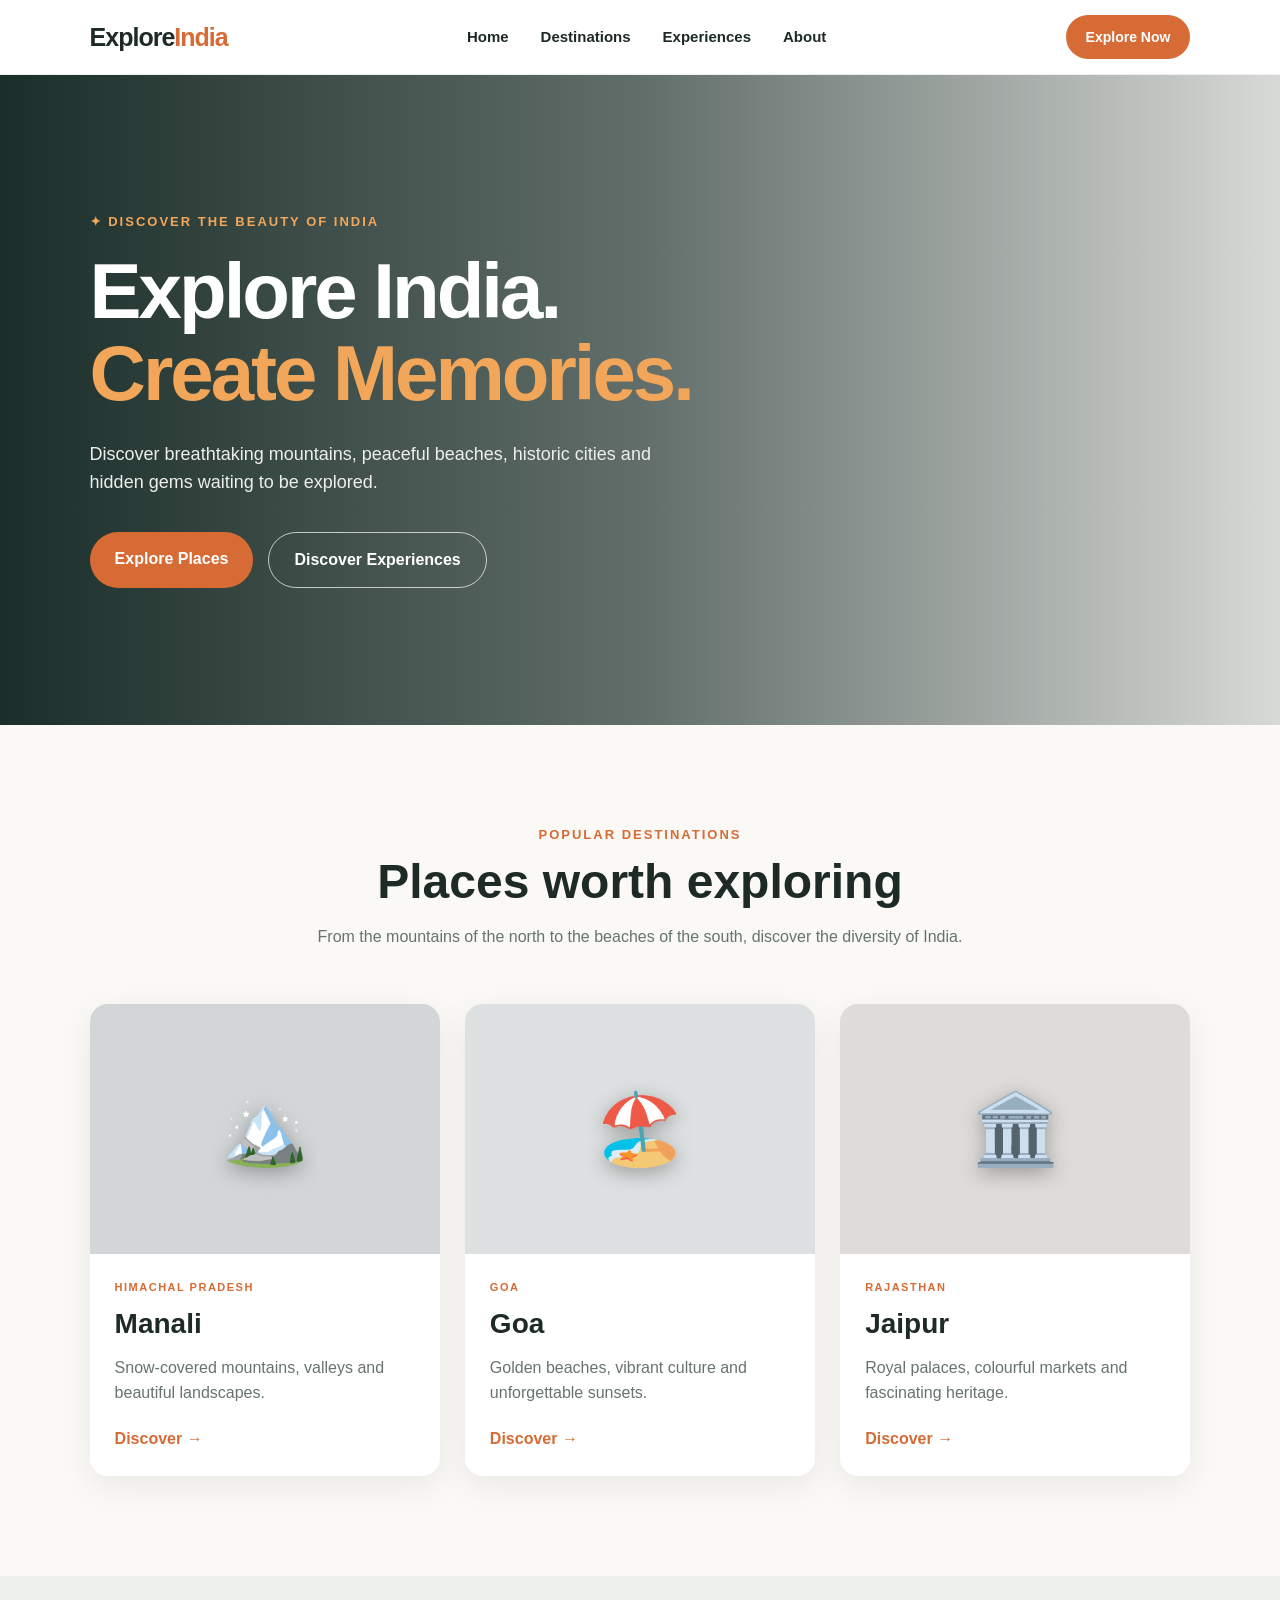
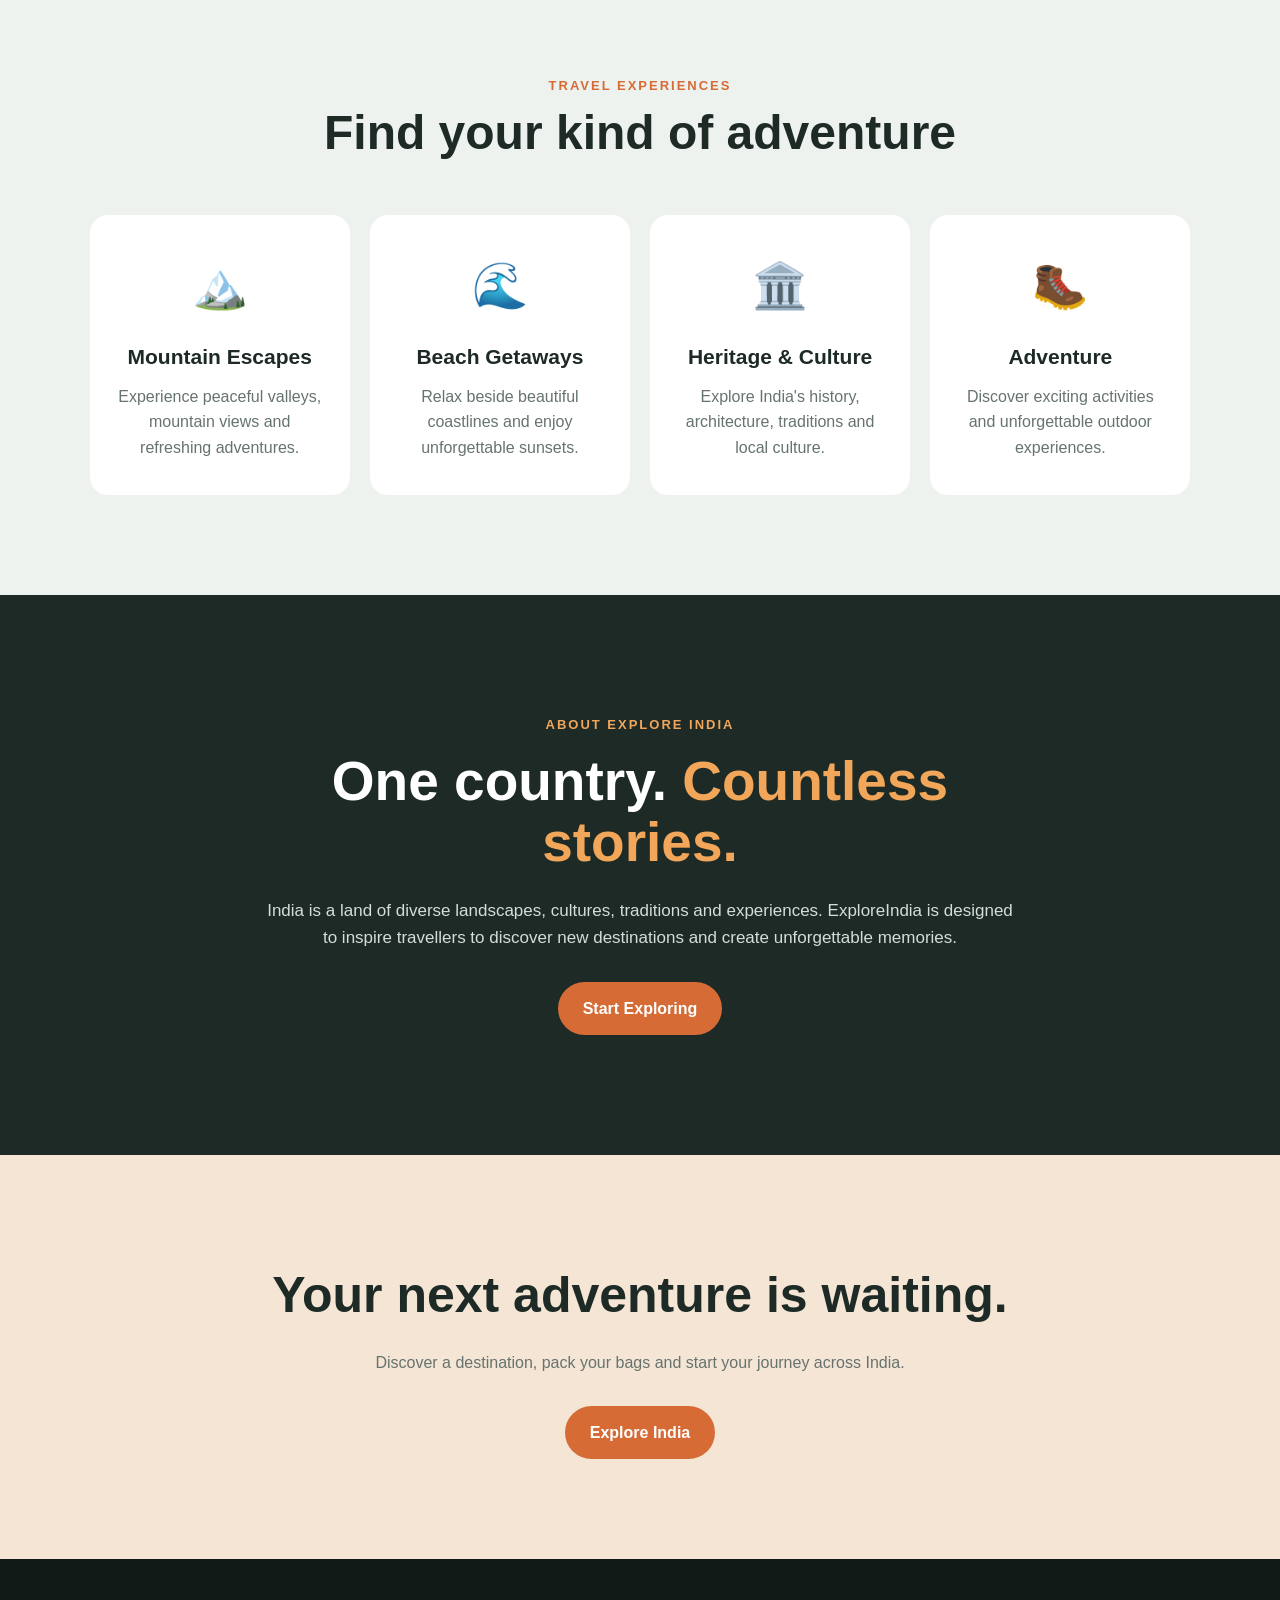
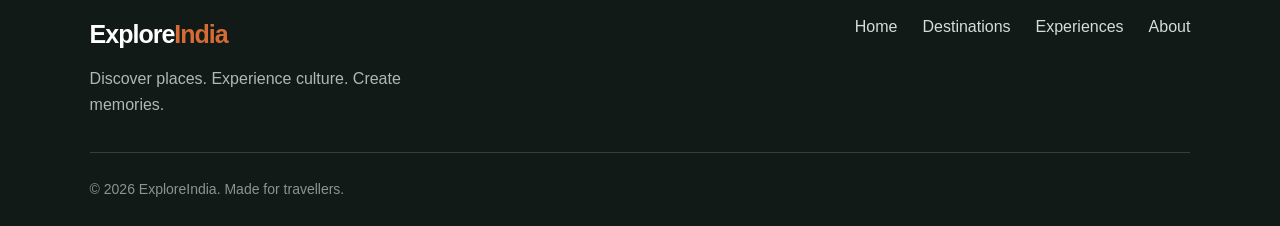
<file: WebDev-L1-LandingPage/index.html>
<!DOCTYPE html>
<html lang="en">
<head>
    <meta charset="UTF-8">
    <meta name="viewport" content="width=device-width, initial-scale=1.0">

    <title>Explore India | Discover Incredible Places</title>

    <link rel="stylesheet" href="style.css">
</head>

<body>

    
    <header>
        <nav class="navbar">

            <a href="#home" class="logo">
                Explore<span>India</span>
            </a>

            <ul class="nav-links">
                <li><a href="#home">Home</a></li>
                <li><a href="#destinations">Destinations</a></li>
                <li><a href="#experiences">Experiences</a></li>
                <li><a href="#about">About</a></li>
            </ul>

            <a href="#destinations" class="nav-button">
                Explore Now
            </a>

        </nav>
    </header>


    <!-- Hero Section -->
    <main>

        <section id="home" class="hero">

            <div class="hero-content">

                <p class="hero-label">
                    ✦ DISCOVER THE BEAUTY OF INDIA
                </p>

                <h1>
                    Explore India.
                    <span>Create Memories.</span>
                </h1>

                <p class="hero-description">
                    Discover breathtaking mountains, peaceful beaches,
                    historic cities and hidden gems waiting to be explored.
                </p>

                <div class="hero-buttons">
                    <a href="#destinations" class="primary-button">
                        Explore Places
                    </a>

                    <a href="#experiences" class="secondary-button">
                        Discover Experiences
                    </a>
                </div>

            </div>

        </section>


        <!-- Destinations Section -->
        <section id="destinations" class="destinations">

            <div class="section-heading">

                <p>POPULAR DESTINATIONS</p>

                <h2>
                    Places worth exploring
                </h2>

                <span>
                    From the mountains of the north to the beaches of the south,
                    discover the diversity of India.
                </span>

            </div>


            <div class="destination-container">

                <!-- Destination 1 -->
                <article class="destination-card">

                    <div class="destination-image himalayas">
                        <span>🏔️</span>
                    </div>

                    <div class="destination-content">

                        <p>HIMACHAL PRADESH</p>

                        <h3>Manali</h3>

                        <span>
                            Snow-covered mountains, valleys and
                            beautiful landscapes.
                        </span>

                        <a href="#">
                            Discover →
                        </a>

                    </div>

                </article>


                <!-- Destination 2 -->
                <article class="destination-card">

                    <div class="destination-image beach">
                        <span>🏖️</span>
                    </div>

                    <div class="destination-content">

                        <p>GOA</p>

                        <h3>Goa</h3>

                        <span>
                            Golden beaches, vibrant culture and
                            unforgettable sunsets.
                        </span>

                        <a href="#">
                            Discover →
                        </a>

                    </div>

                </article>


                <!-- Destination 3 -->
                <article class="destination-card">

                    <div class="destination-image heritage">
                        <span>🏛️</span>
                    </div>

                    <div class="destination-content">

                        <p>RAJASTHAN</p>

                        <h3>Jaipur</h3>

                        <span>
                            Royal palaces, colourful markets and
                            fascinating heritage.
                        </span>

                        <a href="#">
                            Discover →
                        </a>

                    </div>

                </article>

            </div>

        </section>


        <!-- Experiences Section -->
        <section id="experiences" class="experiences">

            <div class="section-heading">

                <p>TRAVEL EXPERIENCES</p>

                <h2>
                    Find your kind of adventure
                </h2>

            </div>


            <div class="experience-container">

                <div class="experience-card">
                    <div class="experience-icon">🏔️</div>
                    <h3>Mountain Escapes</h3>
                    <p>
                        Experience peaceful valleys, mountain
                        views and refreshing adventures.
                    </p>
                </div>


                <div class="experience-card">
                    <div class="experience-icon">🌊</div>
                    <h3>Beach Getaways</h3>
                    <p>
                        Relax beside beautiful coastlines and
                        enjoy unforgettable sunsets.
                    </p>
                </div>


                <div class="experience-card">
                    <div class="experience-icon">🏛️</div>
                    <h3>Heritage & Culture</h3>
                    <p>
                        Explore India's history, architecture,
                        traditions and local culture.
                    </p>
                </div>


                <div class="experience-card">
                    <div class="experience-icon">🥾</div>
                    <h3>Adventure</h3>
                    <p>
                        Discover exciting activities and
                        unforgettable outdoor experiences.
                    </p>
                </div>

            </div>

        </section>


        <!-- About Section -->
        <section id="about" class="about">

            <div class="about-content">

                <p class="section-label">
                    ABOUT EXPLORE INDIA
                </p>

                <h2>
                    One country.
                    <span>Countless stories.</span>
                </h2>

                <p>
                    India is a land of diverse landscapes, cultures,
                    traditions and experiences. ExploreIndia is designed
                    to inspire travellers to discover new destinations
                    and create unforgettable memories.
                </p>

                <a href="#destinations" class="primary-button">
                    Start Exploring
                </a>

            </div>

        </section>


        <!-- Call To Action -->
        <section class="cta">

            <h2>
                Your next adventure is waiting.
            </h2>

            <p>
                Discover a destination, pack your bags and
                start your journey across India.
            </p>

            <a href="#destinations" class="primary-button">
                Explore India
            </a>

        </section>

    </main>


    <!-- Footer -->
    <footer>

        <div class="footer-content">

            <div class="footer-brand">

                <a href="#home" class="logo">
                    Explore<span>India</span>
                </a>

                <p>
                    Discover places. Experience culture.
                    Create memories.
                </p>

            </div>


            <div class="footer-links">

                <a href="#home">Home</a>

                <a href="#destinations">
                    Destinations
                </a>

                <a href="#experiences">
                    Experiences
                </a>

                <a href="#about">
                    About
                </a>

            </div>

        </div>


        <div class="copyright">

            <p>
                © 2026 ExploreIndia. Made for travellers.
            </p>

        </div>

    </footer>

</body>
</html>
</file>
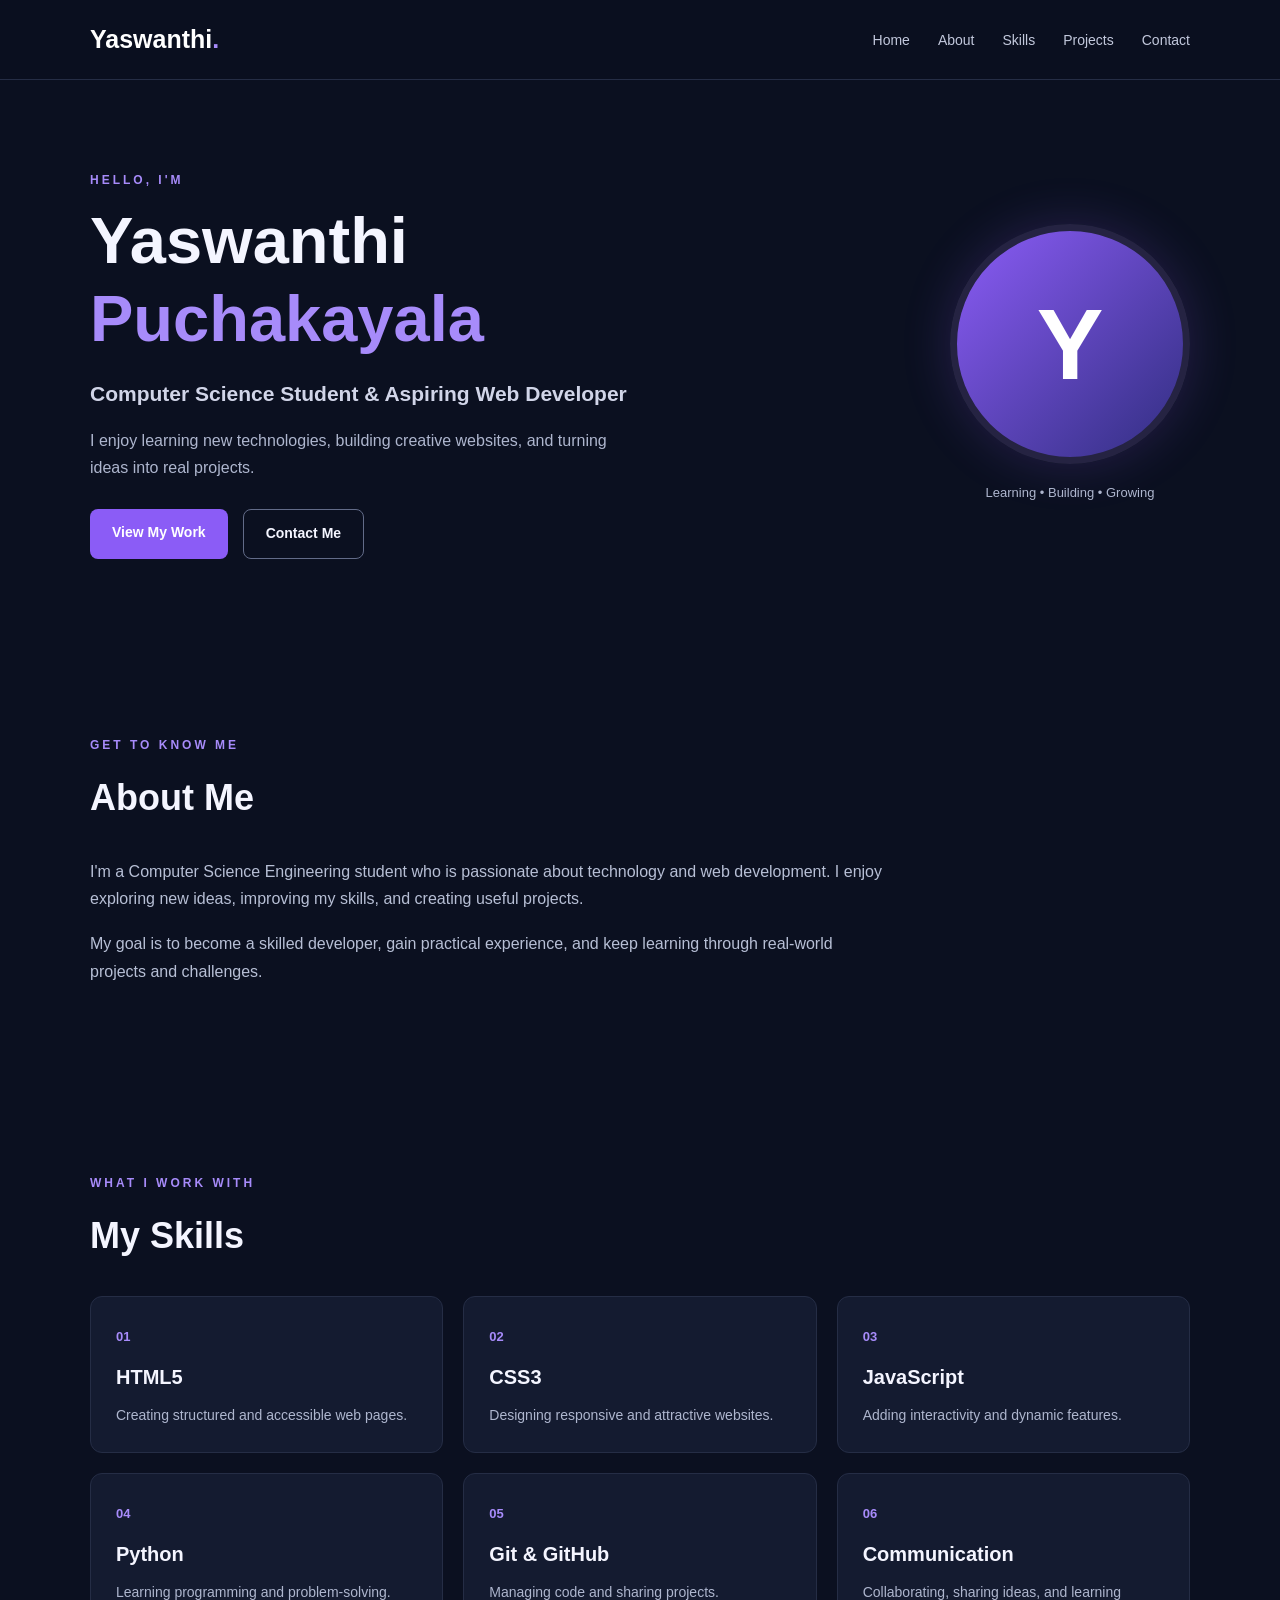
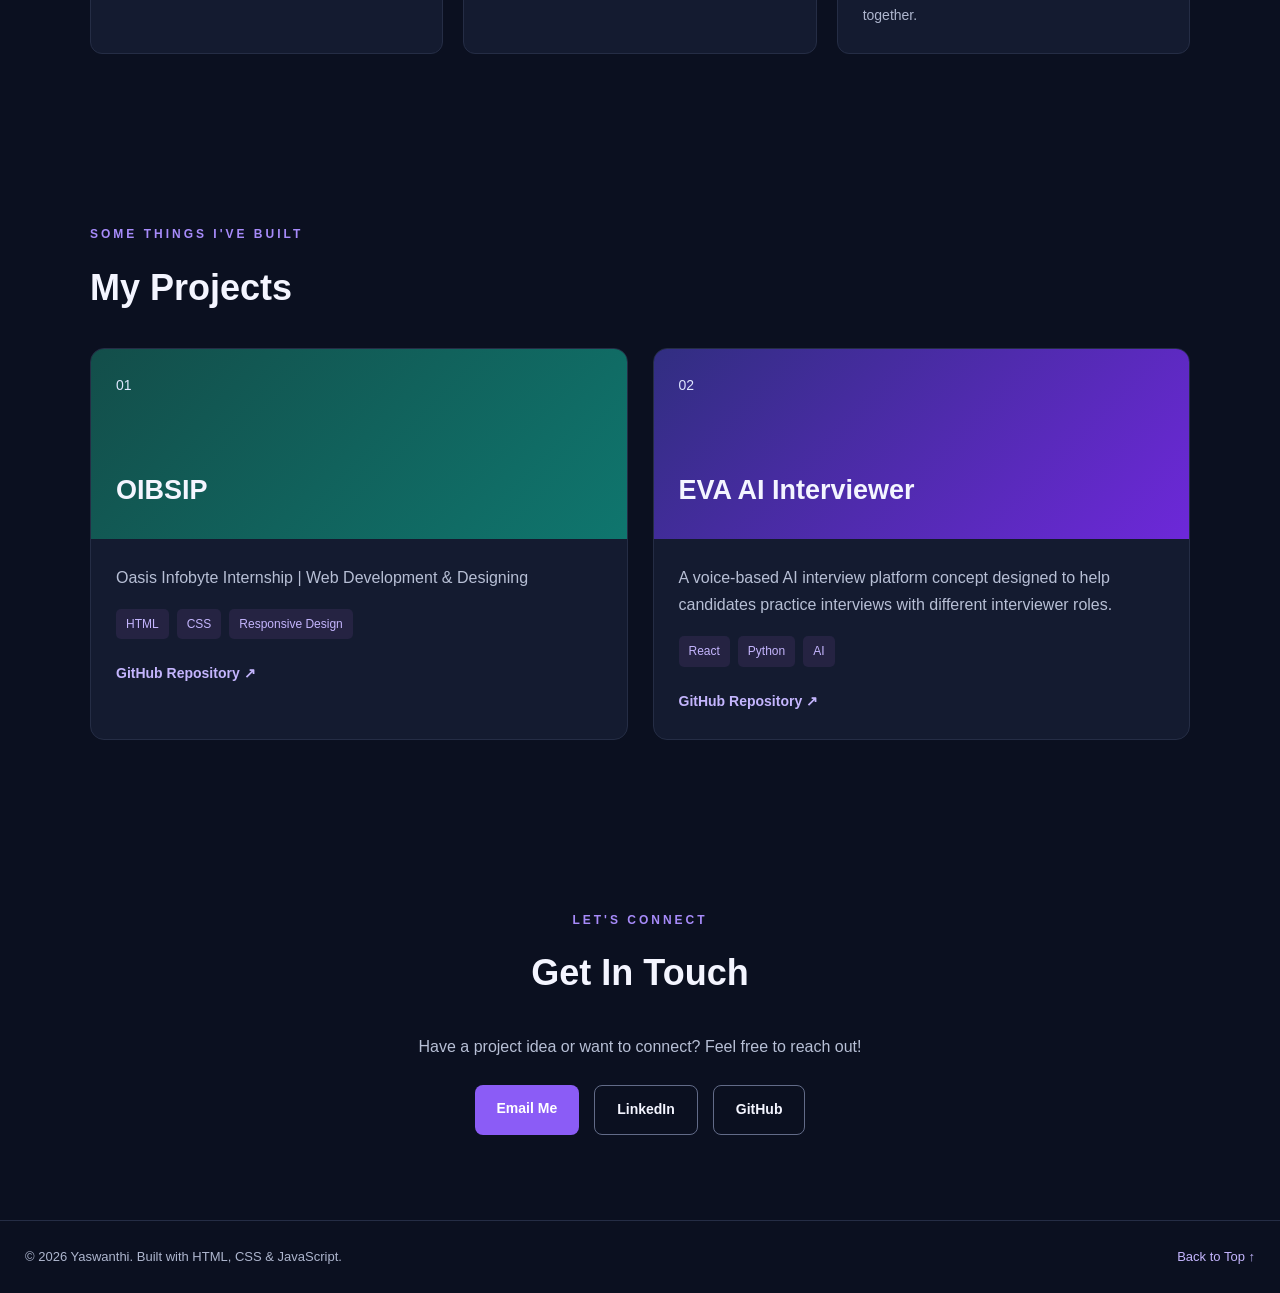
<file: WebDev-L1-Portfolio/index.html>
<!DOCTYPE html>
<html lang="en">
<head>
    <meta charset="UTF-8">
    <meta name="viewport" content="width=device-width, initial-scale=1.0">
    <meta name="description" content="Personal portfolio of Yaswanthi, a computer science student and aspiring web developer.">
    <title>Yaswanthi | Personal Portfolio</title>
    <link rel="stylesheet" href="style.css">
</head>
<body>

    <!-- Navigation -->
    <header>
        <nav class="navbar">
            <a href="#home" class="logo">Yaswanthi<span>.</span></a>

            <button class="menu-toggle" id="menu-toggle" aria-label="Open navigation menu">
                ☰
            </button>

            <ul class="nav-links" id="nav-links">
                <li><a href="#home">Home</a></li>
                <li><a href="#about">About</a></li>
                <li><a href="#skills">Skills</a></li>
                <li><a href="#projects">Projects</a></li>
                <li><a href="#contact">Contact</a></li>
            </ul>
        </nav>
    </header>

    <main>
        <!-- Hero Section -->
        <section class="hero" id="home">
            <div class="hero-content">
                <p class="intro">HELLO, I'M</p>
                <h1>Yaswanthi <span>Puchakayala</span></h1>
                <h2>Computer Science Student & Aspiring Web Developer</h2>

                <p class="hero-text">
                    I enjoy learning new technologies, building creative
                    websites, and turning ideas into real projects.
                </p>

                <div class="hero-buttons">
                    <a href="#projects" class="btn primary-btn">View My Work</a>
                    <a href="#contact" class="btn secondary-btn">Contact Me</a>
                </div>
            </div>

            <div class="profile-container">
                <div class="profile-avatar">Y</div>
                <p>Learning • Building • Growing</p>
            </div>
        </section>

        <!-- About Section -->
        <section class="section about" id="about">
            <p class="section-label">GET TO KNOW ME</p>
            <h2 class="section-title">About Me</h2>

            <div class="about-content">
                <p>
                    I'm a Computer Science Engineering student who is
                    passionate about technology and web development.
                    I enjoy exploring new ideas, improving my skills,
                    and creating useful projects.
                </p>

                <p>
                    My goal is to become a skilled developer, gain
                    practical experience, and keep learning through
                    real-world projects and challenges.
                </p>
            </div>
        </section>

        <!-- Skills Section -->
        <section class="section skills" id="skills">
            <p class="section-label">WHAT I WORK WITH</p>
            <h2 class="section-title">My Skills</h2>

            <div class="skills-grid">
                <div class="skill-card">
                    <span class="skill-number">01</span>
                    <h3>HTML5</h3>
                    <p>Creating structured and accessible web pages.</p>
                </div>

                <div class="skill-card">
                    <span class="skill-number">02</span>
                    <h3>CSS3</h3>
                    <p>Designing responsive and attractive websites.</p>
                </div>

                <div class="skill-card">
                    <span class="skill-number">03</span>
                    <h3>JavaScript</h3>
                    <p>Adding interactivity and dynamic features.</p>
                </div>

                <div class="skill-card">
                    <span class="skill-number">04</span>
                    <h3>Python</h3>
                    <p>Learning programming and problem-solving.</p>
                </div>

                <div class="skill-card">
                    <span class="skill-number">05</span>
                    <h3>Git & GitHub</h3>
                    <p>Managing code and sharing projects.</p>
                </div>

                <div class="skill-card">
                    <span class="skill-number">06</span>
                    <h3>Communication</h3>
                    <p>Collaborating, sharing ideas, and learning together.</p>
                </div>
            </div>
        </section>

        <!-- Projects Section -->
        <section class="section projects" id="projects">
            <p class="section-label">SOME THINGS I'VE BUILT</p>
            <h2 class="section-title">My Projects</h2>

            <div class="projects-grid">
                <article class="project-card">
                    <div class="project-top project-one">
                        <span>01</span>
                        <h3>OIBSIP</h3>
                    </div>

                    <div class="project-info">
                        <p>
                            Oasis Infobyte Internship | Web Development & Designing
                        </p>

                        <div class="tags">
                            <span>HTML</span>
                            <span>CSS</span>
                            <span>Responsive Design</span>
                        </div>

                        <a href="https://github.com/yaswanthipy/OIBSIP" class="project-link">GitHub Repository ↗</a>
                    </div>
                </article>

                <article class="project-card">
                    <div class="project-top project-two">
                        <span>02</span>
                        <h3>EVA AI Interviewer</h3>
                    </div>

                    <div class="project-info">
                        <p>
                            A voice-based AI interview platform concept
                            designed to help candidates practice
                            interviews with different interviewer roles.
                        </p>

                        <div class="tags">
                            <span>React</span>
                            <span>Python</span>
                            <span>AI</span>
                        </div>

                        <a href="https://github.com/yaswanthipy/EVA_AI" class="project-link">GitHub Repository ↗</a>
                    </div>
                </article>
            </div>
        </section>

        <!-- Contact Section -->
        <section class="section contact" id="contact">
            <p class="section-label">LET'S CONNECT</p>
            <h2 class="section-title">Get In Touch</h2>

            <p class="contact-text">
                Have a project idea or want to connect? Feel free to reach out!
            </p>

            <div class="contact-links">
                <a href="mailto:yourname@example.com" class="btn primary-btn">
                    Email Me
                </a>

                <a href="https://www.linkedin.com/" target="_blank"
                rel="noopener noreferrer" class="btn secondary-btn">
                    LinkedIn
                </a>

                <a href="https://github.com/" target="_blank"
                rel="noopener noreferrer" class="btn secondary-btn">
                    GitHub
                </a>
            </div>
        </section>
    </main>

    <!-- Footer -->
    <footer>
        <p>© 2026 Yaswanthi. Built with HTML, CSS & JavaScript.</p>
        <a href="#home">Back to Top ↑</a>
    </footer>

    <script src="script.js"></script>
</body>
</html>
</file>
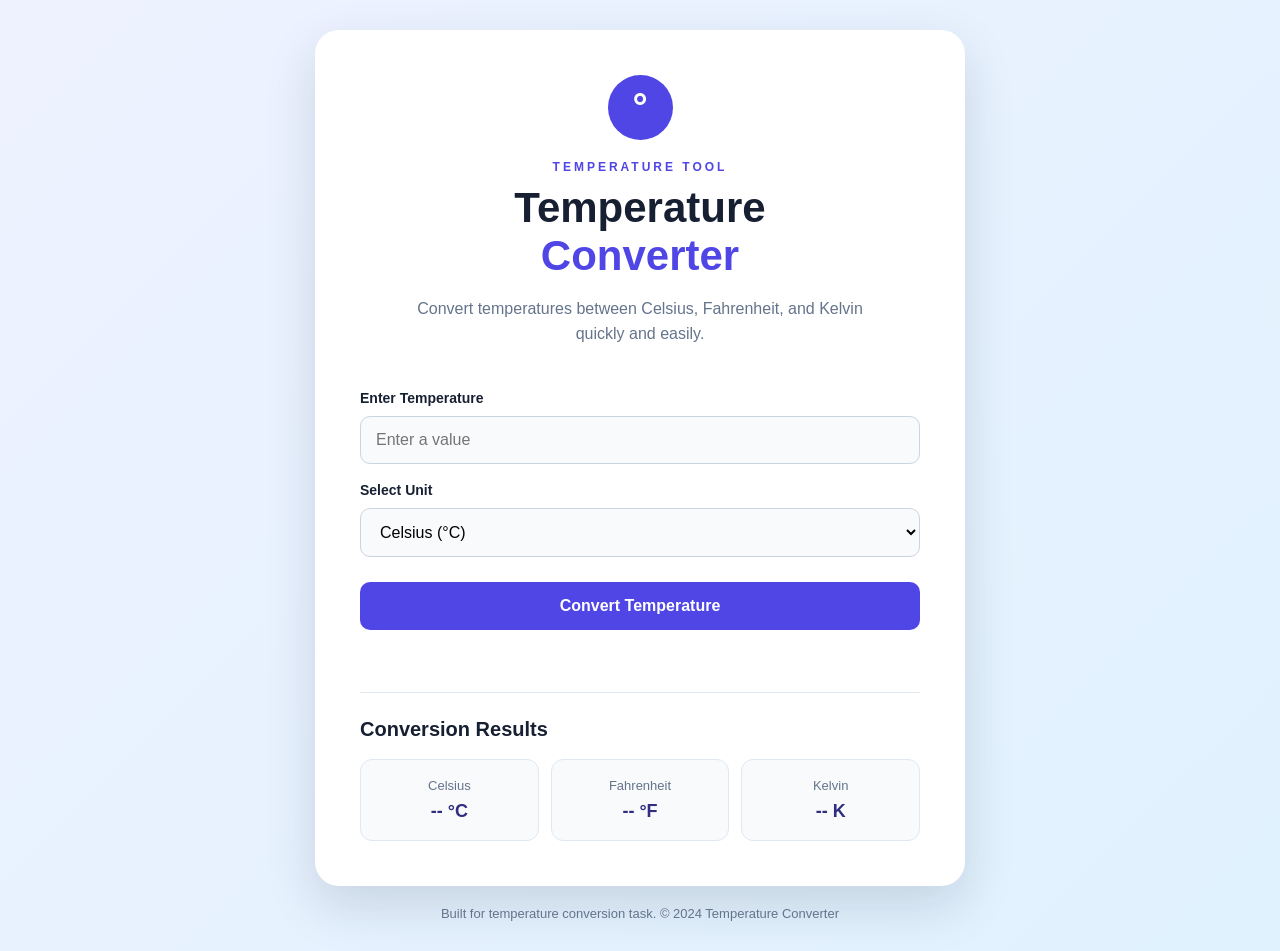
<file: WebDev-L1-TemperatureConverter/index.html>
<!DOCTYPE html>
<html lang="en">
<head>
    <meta charset="UTF-8">
    <meta name="viewport" content="width=device-width, initial-scale=1.0">

    <meta name="description"
          content="A responsive temperature converter built using HTML, CSS and JavaScript.">

    <title>Temperature Converter</title>

    <link rel="stylesheet" href="style.css">
</head>

<body>

    <main class="converter-container">

        <section class="converter-card">

            <div class="header">
                <div class="temperature-icon">°</div>

                <p class="label">TEMPERATURE TOOL</p>

                <h1>Temperature<br><span>Converter</span></h1>

                <p class="description">
                    Convert temperatures between Celsius, Fahrenheit,
                    and Kelvin quickly and easily.
                </p>
            </div>

            <div class="converter-form">

                <label for="temperature">Enter Temperature</label>

                <input
                    type="number"
                    id="temperature"
                    placeholder="Enter a value"
                    step="any"
                >

                <label for="unit">Select Unit</label>

                <select id="unit">
                    <option value="celsius">Celsius (°C)</option>
                    <option value="fahrenheit">Fahrenheit (°F)</option>
                    <option value="kelvin">Kelvin (K)</option>
                </select>

                <button id="convert-btn">Convert Temperature</button>

                <p id="error-message" class="error-message"></p>

            </div>

            <div class="results">

                <h2>Conversion Results</h2>

                <div class="result-grid">

                    <div class="result-box">
                        <span>Celsius</span>
                        <strong id="celsius-result">-- °C</strong>
                    </div>

                    <div class="result-box">
                        <span>Fahrenheit</span>
                        <strong id="fahrenheit-result">-- °F</strong>
                    </div>

                    <div class="result-box">
                        <span>Kelvin</span>
                        <strong id="kelvin-result">-- K</strong>
                    </div>

                </div>

            </div>

        </section>

        <p class="footer-text">
            Built for temperature conversion task. &copy; 2024 Temperature Converter
        </p>

    </main>

    <script src="script.js"></script>

</body>
</html>
</file>
<file: WebDev-L1-LandingPage/style.css>
* {
    margin: 0;
    padding: 0;
    box-sizing: border-box;
}

html {
    scroll-behavior: smooth;
}

body {
    font-family: Arial, sans-serif;
    background: #faf9f6;
    color: #1d2a26;
    line-height: 1.6;
}

a {
    text-decoration: none;
    color: inherit;
}


/* ================================
NAVIGATION BAR
================================ */

header {
    position: sticky;
    top: 0;
    z-index: 1000;
}

.navbar {
    width: 100%;
    min-height: 75px;

    display: flex;
    align-items: center;
    justify-content: space-between;

    padding: 0 7%;

    background: rgba(255, 255, 255, 0.95);
    border-bottom: 1px solid #eeeeee;
}

.logo {
    font-size: 25px;
    font-weight: 800;
    letter-spacing: -1px;
}

.logo span {
    color: #d66b35;
}

.nav-links {
    display: flex;
    gap: 32px;
    list-style: none;
}

.nav-links a {
    font-size: 15px;
    font-weight: 600;
    transition: 0.3s;
}

.nav-links a:hover {
    color: #d66b35;
}

.nav-button {
    padding: 11px 20px;
    border-radius: 25px;

    background: #d66b35;
    color: white;

    font-size: 14px;
    font-weight: 700;

    transition: 0.3s;
}

.nav-button:hover {
    transform: translateY(-2px);
}




.hero {
    min-height: 650px;

    display: flex;
    align-items: center;

    padding: 100px 7%;

    background:
        linear-gradient(
            90deg,
            rgba(15, 35, 30, 0.95),
            rgba(15, 35, 30, 0.65),
            rgba(15, 35, 30, 0.15)
        ),
        url("https://images.unsplash.com/photo-1524492412937-b28074a5d7da?auto=format&fit=crop&w=1800&q=80");

    background-size: cover;
    background-position: center;
}

.hero-content {
    max-width: 650px;
    color: white;
}

.hero-label {
    margin-bottom: 18px;

    font-size: 13px;
    font-weight: 700;
    letter-spacing: 2px;

    color: #f2a65a;
}

.hero h1 {
    margin-bottom: 25px;

    font-size: clamp(45px, 7vw, 78px);
    line-height: 1.05;
    letter-spacing: -3px;
}

.hero h1 span {
    display: block;
    color: #f2a65a;
}

.hero-description {
    max-width: 570px;
    margin-bottom: 35px;

    font-size: 18px;
    color: #eeeeee;
}

.hero-buttons {
    display: flex;
    gap: 15px;
    flex-wrap: wrap;
}

.primary-button,
.secondary-button {
    display: inline-block;

    padding: 14px 25px;

    border-radius: 30px;

    font-weight: 700;

    transition: 0.3s;
}

.primary-button {
    background: #d66b35;
    color: white;
}

.primary-button:hover {
    transform: translateY(-3px);
}

.secondary-button {
    border: 1px solid rgba(255, 255, 255, 0.7);
    color: white;
}

.secondary-button:hover {
    background: white;
    color: #1d2a26;
}


/* ================================
SECTION HEADING
================================ */

.section-heading {
    max-width: 700px;
    margin: 0 auto 55px;

    text-align: center;
}

.section-heading p {
    margin-bottom: 10px;

    color: #d66b35;

    font-size: 13px;
    font-weight: 800;
    letter-spacing: 2px;
}

.section-heading h2 {
    margin-bottom: 15px;

    font-size: clamp(32px, 5vw, 48px);
    line-height: 1.1;
}

.section-heading span {
    color: #66736e;
}


/* ================================
DESTINATIONS
================================ */

.destinations {
    padding: 100px 7%;
}

.destination-container {
    display: grid;

    grid-template-columns: repeat(3, 1fr);

    gap: 25px;
}

.destination-card {
    overflow: hidden;

    background: white;

    border-radius: 18px;

    box-shadow: 0 10px 35px rgba(0, 0, 0, 0.07);

    transition: 0.3s;
}

.destination-card:hover {
    transform: translateY(-8px);
}

.destination-image {
    height: 250px;

    display: flex;
    align-items: center;
    justify-content: center;

    background-size: cover;
    background-position: center;
}

.destination-image span {
    font-size: 70px;

    filter: drop-shadow(
        0 5px 10px rgba(0, 0, 0, 0.3)
    );
}

.himalayas {
    background:
        linear-gradient(
            rgba(30, 50, 50, 0.2),
            rgba(30, 50, 50, 0.2)
        ),
        url("https://images.unsplash.com/photo-1544735716-392fe2489ffa?auto=format&fit=crop&w=900&q=80");

    background-size: cover;
    background-position: center;
}

.beach {
    background:
        linear-gradient(
            rgba(30, 50, 50, 0.15),
            rgba(30, 50, 50, 0.15)
        ),
        url("https://images.unsplash.com/photo-1512343879784-a960bf40e7f2?auto=format&fit=crop&w=900&q=80");

    background-size: cover;
    background-position: center;
}

.heritage {
    background:
        linear-gradient(
            rgba(30, 20, 10, 0.15),
            rgba(30, 20, 10, 0.15)
        ),
        url("https://images.unsplash.com/photo-1477587458883-47145ed94245?auto=format&fit=crop&w=900&q=80");

    background-size: cover;
    background-position: center;
}

.destination-content {
    padding: 25px;
}

.destination-content p {
    margin-bottom: 5px;

    color: #d66b35;

    font-size: 11px;
    font-weight: 800;
    letter-spacing: 1.5px;
}

.destination-content h3 {
    margin-bottom: 8px;

    font-size: 28px;
}

.destination-content span {
    display: block;

    margin-bottom: 20px;

    color: #66736e;
}

.destination-content a {
    color: #d66b35;
    font-weight: 700;
}


/* ================================
EXPERIENCES
================================ */

.experiences {
    padding: 100px 7%;

    background: #edf2ee;
}

.experience-container {
    display: grid;

    grid-template-columns: repeat(4, 1fr);

    gap: 20px;
}

.experience-card {
    padding: 35px 25px;

    background: white;

    border-radius: 18px;

    text-align: center;

    transition: 0.3s;
}

.experience-card:hover {
    transform: translateY(-6px);
}

.experience-icon {
    margin-bottom: 18px;

    font-size: 45px;
}

.experience-card h3 {
    margin-bottom: 10px;

    font-size: 21px;
}

.experience-card p {
    color: #66736e;
}


/* ================================
ABOUT SECTION
================================ */

.about {
    padding: 120px 7%;

    background: #1d2a26;

    color: white;
}

.about-content {
    max-width: 750px;
    margin: auto;

    text-align: center;
}

.section-label {
    margin-bottom: 15px;

    color: #f2a65a;

    font-size: 13px;
    font-weight: 800;
    letter-spacing: 2px;
}

.about h2 {
    margin-bottom: 25px;

    font-size: clamp(35px, 5vw, 55px);
    line-height: 1.1;
}

.about h2 span {
    color: #f2a65a;
}

.about-content > p:not(.section-label) {
    margin-bottom: 30px;

    color: #d4ddd8;
    font-size: 17px;
}


/* ================================
CALL TO ACTION
================================ */

.cta {
    padding: 100px 7%;

    text-align: center;

    background: #f4e5d5;
}

.cta h2 {
    margin-bottom: 15px;

    font-size: clamp(32px, 5vw, 50px);
}

.cta p {
    margin-bottom: 30px;

    color: #66736e;
}


/* ================================
FOOTER
================================ */

footer {
    padding: 55px 7% 25px;

    background: #111a17;

    color: white;
}

.footer-content {
    display: flex;
    justify-content: space-between;
    gap: 40px;

    padding-bottom: 35px;
}

.footer-brand {
    max-width: 350px;
}

.footer-brand p {
    margin-top: 12px;

    color: #aeb9b4;
}

.footer-links {
    display: flex;
    gap: 25px;
    flex-wrap: wrap;
}

.footer-links a {
    color: #d4ddd8;

    transition: 0.3s;
}

.footer-links a:hover {
    color: #f2a65a;
}

.copyright {
    padding-top: 25px;

    border-top: 1px solid #34403b;

    color: #89958f;

    font-size: 14px;
}


/* ================================
RESPONSIVE DESIGN
================================ */

@media (max-width: 900px) {

    .navbar {
        padding: 0 5%;
    }

    .nav-links {
        gap: 15px;
    }

    .destination-container {
        grid-template-columns: 1fr 1fr;
    }

    .experience-container {
        grid-template-columns: 1fr 1fr;
    }

}


@media (max-width: 650px) {

    .navbar {
        padding: 15px 5%;

        flex-wrap: wrap;
        gap: 15px;
    }

    .nav-links {
        order: 3;

        width: 100%;

        justify-content: center;

        gap: 18px;
    }

    .nav-links a {
        font-size: 13px;
    }

    .nav-button {
        padding: 9px 15px;
    }

    .hero {
        min-height: 600px;

        padding: 80px 6%;
    }

    .hero h1 {
        font-size: 48px;
        letter-spacing: -2px;
    }

    .hero-description {
        font-size: 16px;
    }

    .destinations,
    .experiences {
        padding: 75px 6%;
    }

    .destination-container,
    .experience-container {
        grid-template-columns: 1fr;
    }

    .destination-image {
        height: 230px;
    }

    .about {
        padding: 80px 6%;
    }

    .cta {
        padding: 75px 6%;
    }

    .footer-content {
        flex-direction: column;
    }

    .footer-links {
        gap: 15px;
    }

}
</file>
<file: WebDev-L1-Portfolio/style.css>
/* General Styles */
* {
    margin: 0;
    padding: 0;
    box-sizing: border-box;
}

html {
    scroll-behavior: smooth;
    scroll-padding-top: 80px;
}

body {
    font-family: Arial, sans-serif;
    background: #0b1020;
    color: #f4f5ff;
    line-height: 1.7;
}

a {
    text-decoration: none;
    color: inherit;
}

ul {
    list-style: none;
}

section {
    scroll-margin-top: 75px;
}

/* Navigation */
header {
    position: sticky;
    top: 0;
    z-index: 100;
    background: rgba(11, 16, 32, 0.95);
    border-bottom: 1px solid #252d45;
}

.navbar {
    max-width: 1150px;
    margin: auto;
    padding: 18px 25px;
    display: flex;
    justify-content: space-between;
    align-items: center;
}

.logo {
    font-size: 25px;
    font-weight: bold;
    color: #ffffff;
}

.logo span {
    color: #a78bfa;
}

.nav-links {
    display: flex;
    gap: 28px;
    align-items: center;
}

.nav-links a {
    color: #c2c8dc;
    font-size: 14px;
    transition: color 0.3s;
}

.nav-links a:hover {
    color: #a78bfa;
}

.menu-toggle {
    display: none;
    border: none;
    background: transparent;
    color: white;
    font-size: 26px;
    cursor: pointer;
}

/* Hero Section */
.hero {
    max-width: 1150px;
    min-height: 570px;
    margin: auto;
    padding: 90px 25px;
    display: flex;
    align-items: center;
    justify-content: space-between;
    gap: 50px;
}

.hero-content {
    max-width: 650px;
}

.intro,
.section-label {
    color: #a78bfa;
    font-size: 12px;
    font-weight: bold;
    letter-spacing: 3px;
    margin-bottom: 12px;
}

.hero h1 {
    font-size: clamp(38px, 6vw, 65px);
    line-height: 1.2;
    margin-bottom: 18px;
}

.hero h1 span {
    color: #a78bfa;
}

.hero h2 {
    font-size: 21px;
    color: #d1d5e8;
    margin-bottom: 15px;
}

.hero-text {
    color: #aeb6ce;
    max-width: 550px;
    margin-bottom: 28px;
}

.hero-buttons,
.contact-links {
    display: flex;
    flex-wrap: wrap;
    gap: 15px;
}

.btn {
    display: inline-block;
    padding: 12px 22px;
    border-radius: 8px;
    font-weight: bold;
    font-size: 14px;
    transition: transform 0.3s, background 0.3s;
}

.btn:hover {
    transform: translateY(-3px);
}

.primary-btn {
    background: #8b5cf6;
    color: white;
}

.primary-btn:hover {
    background: #7c3aed;
}

.secondary-btn {
    border: 1px solid #626b88;
    color: #f4f5ff;
}

.secondary-btn:hover {
    background: #202944;
}

/* Profile Avatar */
.profile-container {
    text-align: center;
    flex-shrink: 0;
}

.profile-avatar {
    width: 240px;
    height: 240px;
    border-radius: 50%;
    display: flex;
    justify-content: center;
    align-items: center;
    font-size: 100px;
    font-weight: bold;
    color: white;
    background: linear-gradient(135deg, #8b5cf6, #312e81);
    border: 7px solid #252342;
    box-shadow: 0 0 50px rgba(139, 92, 246, 0.2);
}

.profile-container p {
    color: #aeb6ce;
    margin-top: 18px;
    font-size: 13px;
}

/* Common Section Styles */
.section {
    padding: 85px 25px;
}

.section-title {
    font-size: 36px;
    margin-bottom: 30px;
}

.about,
.skills,
.projects,
.contact {
    max-width: 1150px;
    margin: auto;
}

/* About */
.about-content {
    max-width: 800px;
    color: #b7bfd5;
}

.about-content p {
    margin-bottom: 18px;
}

/* Skills */
.skills-grid {
    display: grid;
    grid-template-columns: repeat(3, 1fr);
    gap: 20px;
}

.skill-card {
    background: #141b30;
    border: 1px solid #252d45;
    border-radius: 12px;
    padding: 25px;
    transition: transform 0.3s, border-color 0.3s;
}

.skill-card:hover {
    transform: translateY(-5px);
    border-color: #8b5cf6;
}

.skill-number {
    color: #a78bfa;
    font-size: 13px;
    font-weight: bold;
}

.skill-card h3 {
    margin: 10px 0;
    font-size: 20px;
}

.skill-card p {
    color: #aeb6ce;
    font-size: 14px;
}

/* Projects */
.projects-grid {
    display: grid;
    grid-template-columns: repeat(2, 1fr);
    gap: 25px;
}

.project-card {
    background: #141b30;
    border: 1px solid #252d45;
    border-radius: 14px;
    overflow: hidden;
    transition: transform 0.3s, border-color 0.3s;
}

.project-card:hover {
    transform: translateY(-5px);
    border-color: #8b5cf6;
}

.project-top {
    min-height: 190px;
    padding: 25px;
    display: flex;
    flex-direction: column;
    justify-content: space-between;
}

.project-one {
    background: linear-gradient(135deg, #134e4a, #0f766e);
}

.project-two {
    background: linear-gradient(135deg, #312e81, #6d28d9);
}

.project-top span {
    font-size: 14px;
    color: #e0e7ff;
}

.project-top h3 {
    font-size: 27px;
}

.project-info {
    padding: 25px;
}

.project-info p {
    color: #b7bfd5;
    margin-bottom: 18px;
}

.tags {
    display: flex;
    flex-wrap: wrap;
    gap: 8px;
    margin-bottom: 20px;
}

.tags span {
    background: #252342;
    color: #c4b5fd;
    padding: 5px 10px;
    border-radius: 5px;
    font-size: 12px;
}

.project-link {
    color: #c4b5fd;
    font-weight: bold;
    font-size: 14px;
}

.project-link:hover {
    color: white;
}

/* Contact */
.contact {
    text-align: center;
}

.contact-text {
    color: #b7bfd5;
    margin-bottom: 25px;
}

.contact-links {
    justify-content: center;
}

/* Footer */
footer {
    border-top: 1px solid #252d45;
    padding: 25px;
    display: flex;
    justify-content: space-between;
    align-items: center;
    gap: 15px;
    color: #aeb6ce;
    font-size: 13px;
}

footer a {
    color: #c4b5fd;
}

/* Tablet */
@media (max-width: 900px) {
    .hero {
        min-height: auto;
        padding-top: 70px;
        padding-bottom: 70px;
        gap: 30px;
    }

    .profile-avatar {
        width: 190px;
        height: 190px;
        font-size: 80px;
    }

    .skills-grid {
        grid-template-columns: repeat(2, 1fr);
    }
}

/* Mobile */
@media (max-width: 650px) {
    .navbar {
        padding: 15px 20px;
    }

    .menu-toggle {
        display: block;
    }

    .nav-links {
        display: none;
        position: absolute;
        top: 65px;
        left: 0;
        width: 100%;
        padding: 20px;
        background: #11182b;
        flex-direction: column;
        gap: 18px;
        align-items: flex-start;
        border-bottom: 1px solid #252d45;
    }

    .nav-links.active {
        display: flex;
    }

    .hero {
        flex-direction: column-reverse;
        align-items: flex-start;
        padding: 55px 20px;
    }

    .profile-container {
        align-self: center;
    }

    .profile-avatar {
        width: 150px;
        height: 150px;
        font-size: 65px;
    }

    .hero h2 {
        font-size: 18px;
    }

    .section {
        padding: 60px 20px;
    }

    .section-title {
        font-size: 30px;
    }

    .skills-grid,
    .projects-grid {
        grid-template-columns: 1fr;
    }

    footer {
        flex-direction: column;
        text-align: center;
    }
}
</file>
<file: WebDev-L1-TemperatureConverter/style.css>
* {
    margin: 0;
    padding: 0;
    box-sizing: border-box;
}

body {
    font-family: Arial, sans-serif;
    min-height: 100vh;
    background: linear-gradient(135deg, #eef2ff, #e0f2fe);
    color: #172033;
}

.converter-container {
    min-height: 100vh;
    display: flex;
    flex-direction: column;
    justify-content: center;
    align-items: center;
    padding: 30px 20px;
}

.converter-card {
    width: 100%;
    max-width: 650px;
    background: white;
    padding: 45px;
    border-radius: 24px;
    box-shadow: 0 20px 50px rgba(30, 41, 59, 0.15);
}

.header {
    text-align: center;
    margin-bottom: 35px;
}

.temperature-icon {
    width: 65px;
    height: 65px;
    margin: 0 auto 20px;
    border-radius: 50%;
    display: flex;
    justify-content: center;
    align-items: center;
    background: #4f46e5;
    color: white;
    font-size: 38px;
    font-weight: bold;
}

.label {
    color: #4f46e5;
    font-size: 12px;
    font-weight: bold;
    letter-spacing: 3px;
    margin-bottom: 10px;
}

.header h1 {
    font-size: 42px;
    line-height: 1.15;
    margin-bottom: 15px;
}

.header h1 span {
    color: #4f46e5;
}

.description {
    max-width: 480px;
    margin: auto;
    color: #64748b;
    line-height: 1.6;
}

.converter-form {
    display: flex;
    flex-direction: column;
    gap: 10px;
}

.converter-form label {
    font-weight: bold;
    font-size: 14px;
    margin-top: 8px;
}

.converter-form input,
.converter-form select {
    width: 100%;
    padding: 14px 15px;
    border: 1px solid #cbd5e1;
    border-radius: 10px;
    font-size: 16px;
    outline: none;
    background: #f8fafc;
}

.converter-form input:focus,
.converter-form select:focus {
    border-color: #4f46e5;
    box-shadow: 0 0 0 3px rgba(79, 70, 229, 0.1);
}

#convert-btn {
    margin-top: 15px;
    padding: 15px;
    border: none;
    border-radius: 10px;
    background: #4f46e5;
    color: white;
    font-size: 16px;
    font-weight: bold;
    cursor: pointer;
    transition: 0.3s;
}

#convert-btn:hover {
    background: #3730a3;
    transform: translateY(-2px);
}

.error-message {
    min-height: 22px;
    color: #dc2626;
    font-size: 14px;
    text-align: center;
}

.results {
    margin-top: 30px;
    padding-top: 25px;
    border-top: 1px solid #e2e8f0;
}

.results h2 {
    font-size: 20px;
    margin-bottom: 18px;
}

.result-grid {
    display: grid;
    grid-template-columns: repeat(3, 1fr);
    gap: 12px;
}

.result-box {
    padding: 18px 10px;
    text-align: center;
    background: #f8fafc;
    border-radius: 12px;
    border: 1px solid #e2e8f0;
}

.result-box span {
    display: block;
    color: #64748b;
    font-size: 13px;
    margin-bottom: 8px;
}

.result-box strong {
    font-size: 18px;
    color: #312e81;
}

.footer-text {
    margin-top: 20px;
    color: #64748b;
    font-size: 13px;
}

/* Mobile */
@media (max-width: 600px) {

    .converter-container {
        padding: 20px 15px;
    }

    .converter-card {
        padding: 30px 20px;
        border-radius: 18px;
    }

    .header h1 {
        font-size: 34px;
    }

    .result-grid {
        grid-template-columns: 1fr;
    }

    .result-box {
        padding: 15px;
    }
}
</file>
